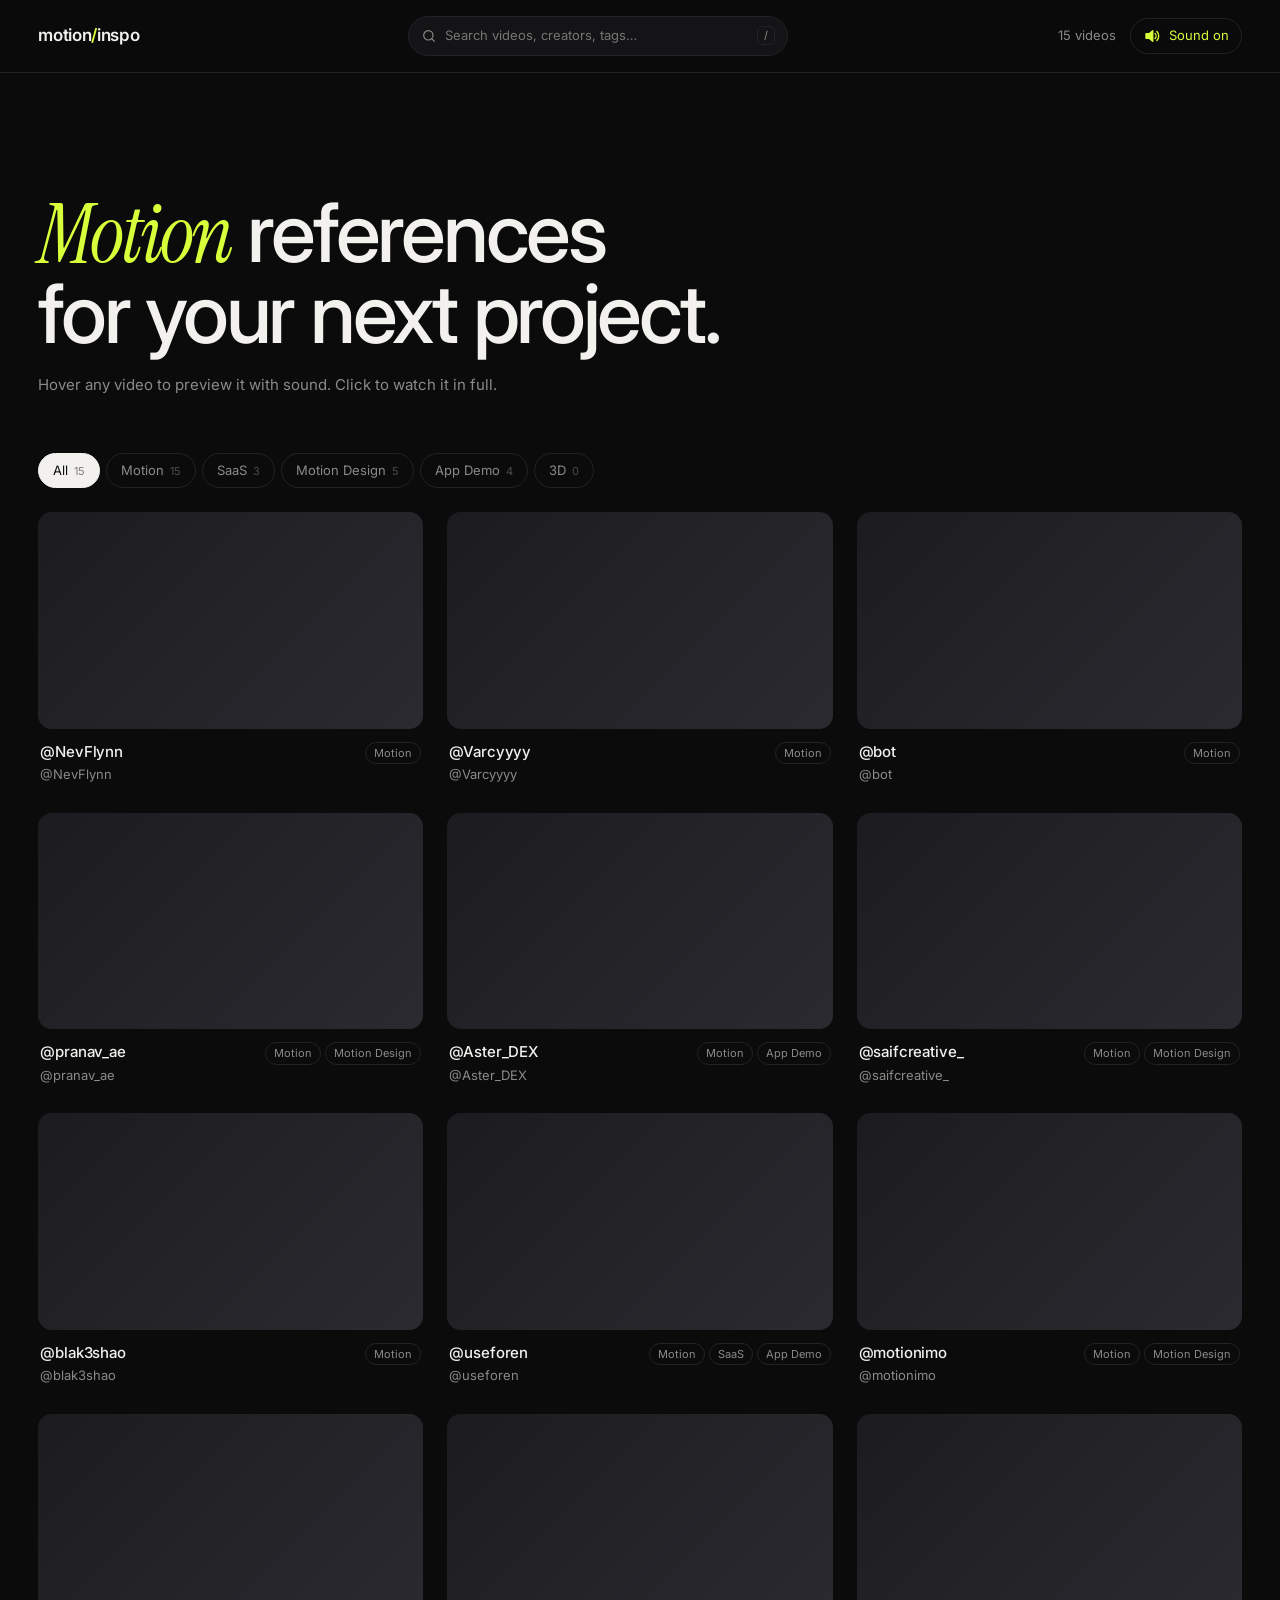
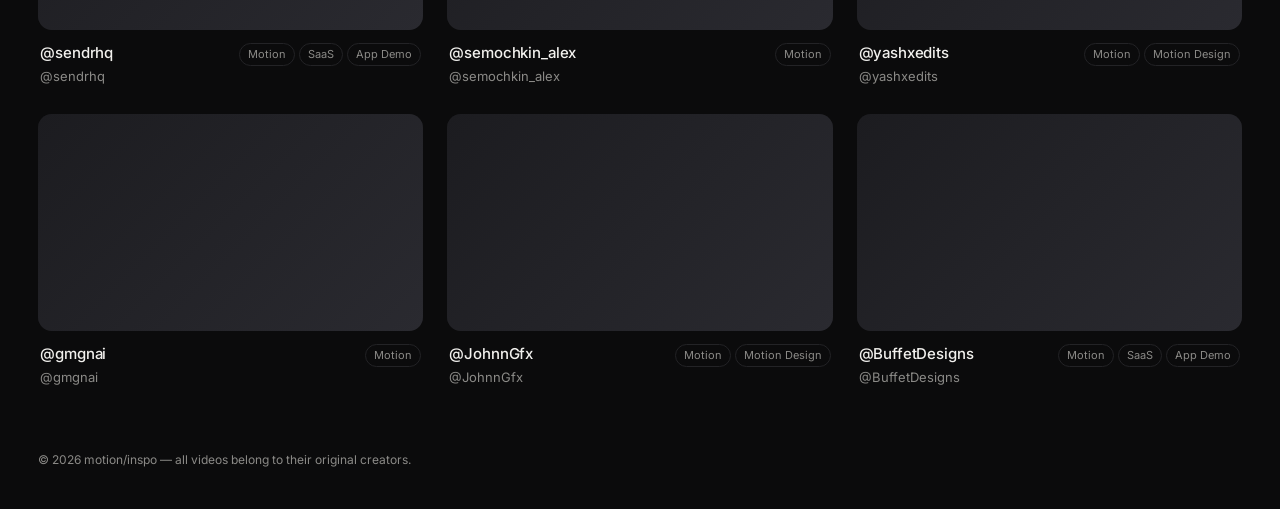
<file: index.html>
<!doctype html>
<html lang="en">
<head>
  <meta charset="utf-8">
  <meta name="viewport" content="width=device-width, initial-scale=1">
  <!-- X's video CDN may reject requests that carry another site's referrer -->
  <meta name="referrer" content="no-referrer">
  <title>Motion Inspiration</title>
  <meta name="description" content="A curated collection of motion design, SaaS, app demo and 3D video inspiration.">
  <link rel="preconnect" href="https://fonts.googleapis.com">
  <link href="https://fonts.googleapis.com/css2?family=Inter:wght@400;500;600&family=Instrument+Serif:ital@0;1&display=swap" rel="stylesheet">
  <link rel="stylesheet" href="assets/style.css">
</head>
<body>
  <header class="nav">
    <a href="index.html" class="logo">motion<span>/</span>inspo</a>
    <form class="nav-search" action="index.html" role="search">
      <svg viewBox="0 0 24 24"><circle cx="11" cy="11" r="7"/><path d="M20 20l-4-4"/></svg>
      <input type="search" id="search" name="q" placeholder="Search videos, creators, tags…" autocomplete="off">
      <kbd>/</kbd>
    </form>
    <div class="nav-right">
      <span class="count" id="count"></span>
      <button class="sound-toggle" id="soundToggle" aria-label="Toggle sound">
        <svg viewBox="0 0 24 24"><path d="M4 9v6h4l5 4V5L8 9H4z"/><path class="w" d="M16 8.5a5 5 0 0 1 0 7M18.5 6a8.5 8.5 0 0 1 0 12"/><path class="x" d="M16 9l6 6M22 9l-6 6"/></svg>
        <span class="lbl"></span>
      </button>
    </div>
  </header>

  <main>
    <section class="hero">
      <h1><em>Motion</em> references<br>for your next project.</h1>
      <p>Hover any video to preview it with sound. Click to watch it in full.</p>
    </section>

    <section class="toolbar">
      <div class="filters" id="filters"></div>
    </section>

    <section class="grid" id="grid"></section>
    <p class="empty" id="empty" hidden>No videos found.</p>
  </main>

  <footer class="foot">© <span id="yr"></span> motion/inspo — all videos belong to their original creators.</footer>

  <script src="data.js"></script>
  <script src="assets/media.js"></script>
  <script src="assets/grid.js"></script>
  <script src="assets/ui.js"></script>
  <script>
    const all = window.VIDEOS;
    const grid = document.getElementById("grid");
    const filters = document.getElementById("filters");
    const search = document.getElementById("search");
    const empty = document.getElementById("empty");
    const cats = () => ["All", ...new Set([...(window.CATEGORIES || []), ...all.flatMap(v => v.tags || [])])];
    let active = new URLSearchParams(location.search).get("cat") || "All";

    function drawFilters() {
      filters.innerHTML = cats().map(t => {
        const n = t === "All" ? all.length : all.filter(v => (v.tags || []).includes(t)).length;
        return `<button data-t="${t}" class="${t === active ? "on" : ""}">${t} <small>${n}</small></button>`;
      }).join("");
    }
    drawFilters();
    filters.addEventListener("click", e => {
      const b = e.target.closest("button"); if (!b) return;
      active = b.dataset.t;
      filters.querySelectorAll("button").forEach(x => x.classList.toggle("on", x === b));
      const u = new URLSearchParams(location.search);
      active === "All" ? u.delete("cat") : u.set("cat", active);
      history.replaceState(null, "", location.pathname + (u.toString() ? "?" + u : ""));
      draw();
    });
    // Lepas data tweet sampai, kategori auto mungkin bertambah -> kemas kini kiraan & grid
    Promise.all(all.map(Media.resolve)).then(() => { drawFilters(); if (active !== "All" || search.value) draw(); });
    search.value = new URLSearchParams(location.search).get("q") || "";
    search.addEventListener("input", () => {
      const u = new URLSearchParams(location.search);
      search.value ? u.set("q", search.value) : u.delete("q");
      history.replaceState(null, "", location.pathname + (u.toString() ? "?" + u : ""));
      draw();
    });
    search.form.addEventListener("submit", e => { e.preventDefault(); document.getElementById("grid").scrollIntoView({ behavior: "smooth" }); });

    function draw() {
      const q = search.value.trim().toLowerCase();
      const list = all.filter(v =>
        (active === "All" || (v.tags || []).includes(active)) &&
        (!q || [v.title, v.creator, v.desc, ...(v.tags || [])].join(" ").toLowerCase().includes(q)));
      Grid.render(grid, list);
      empty.hidden = list.length > 0;
      document.getElementById("count").textContent = list.length + (list.length === 1 ? " video" : " videos");
    }
    draw();

  </script>
</body>
</html>
</file>
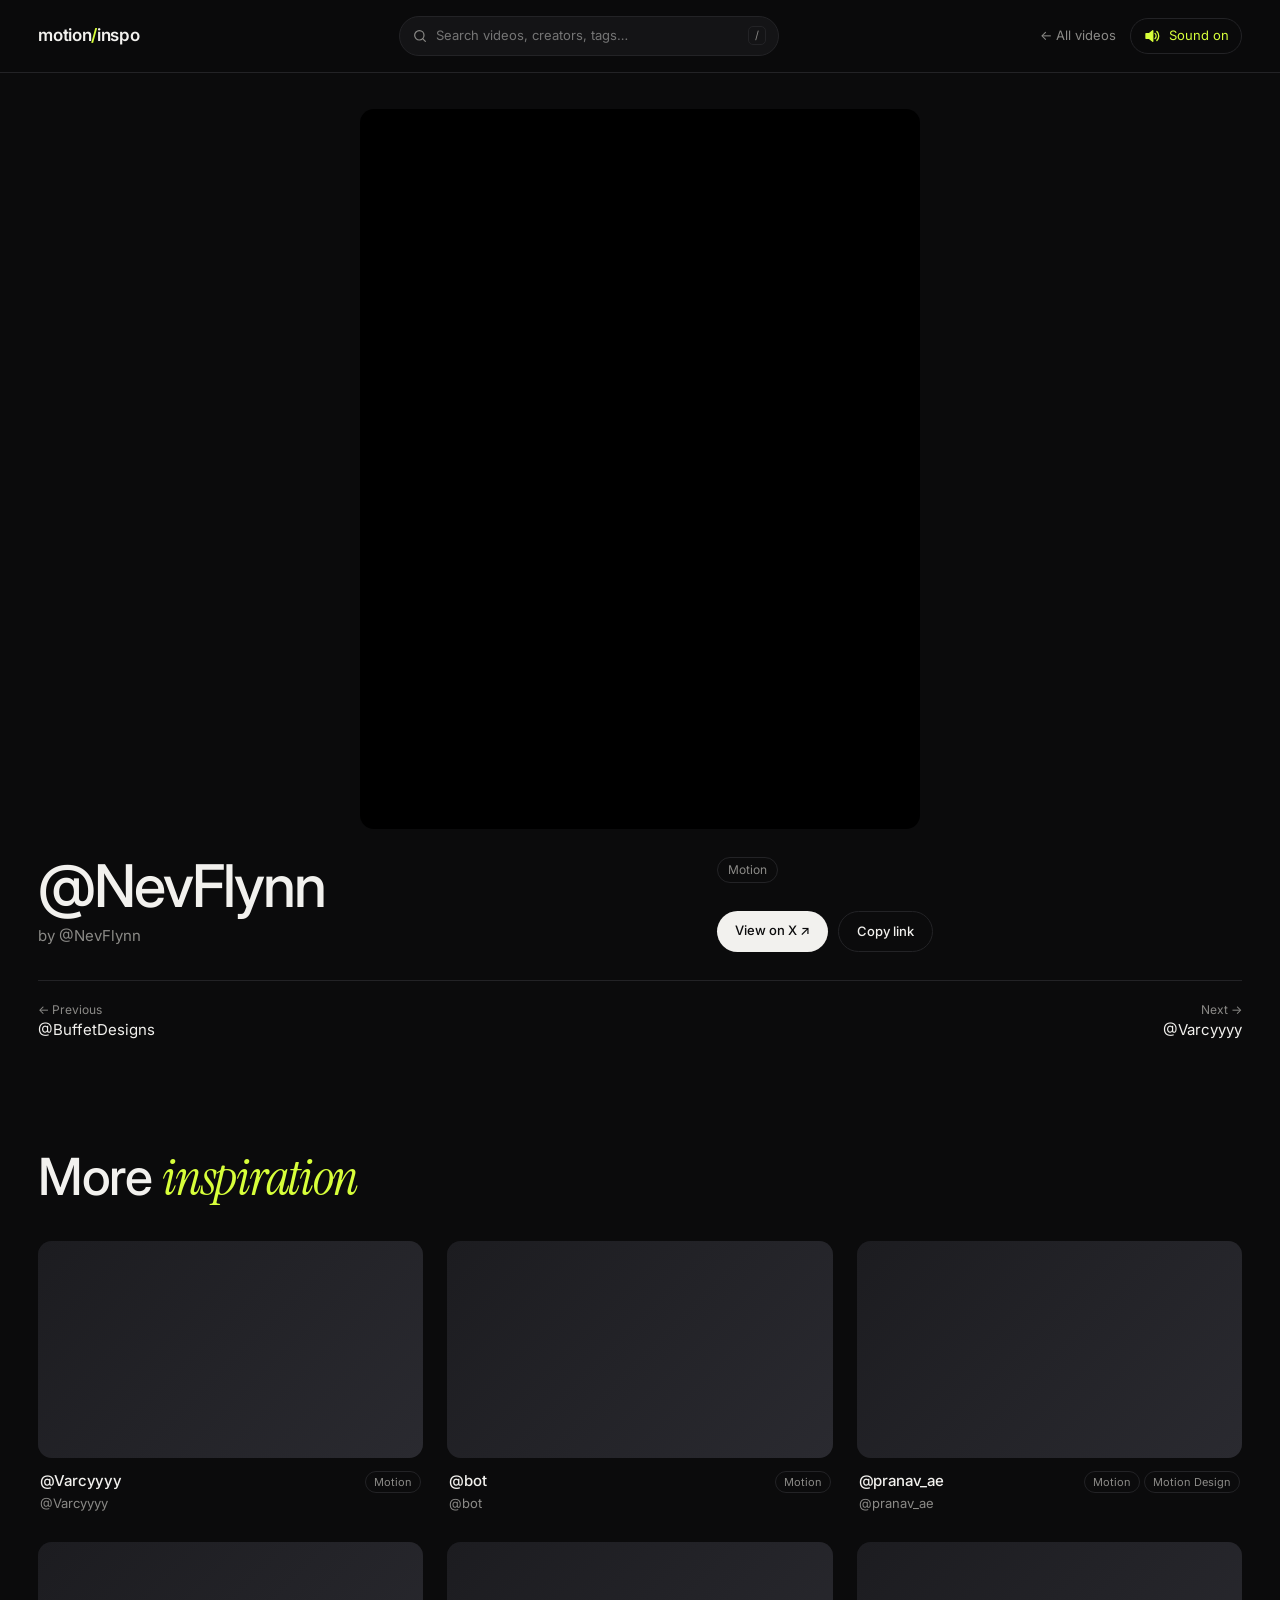
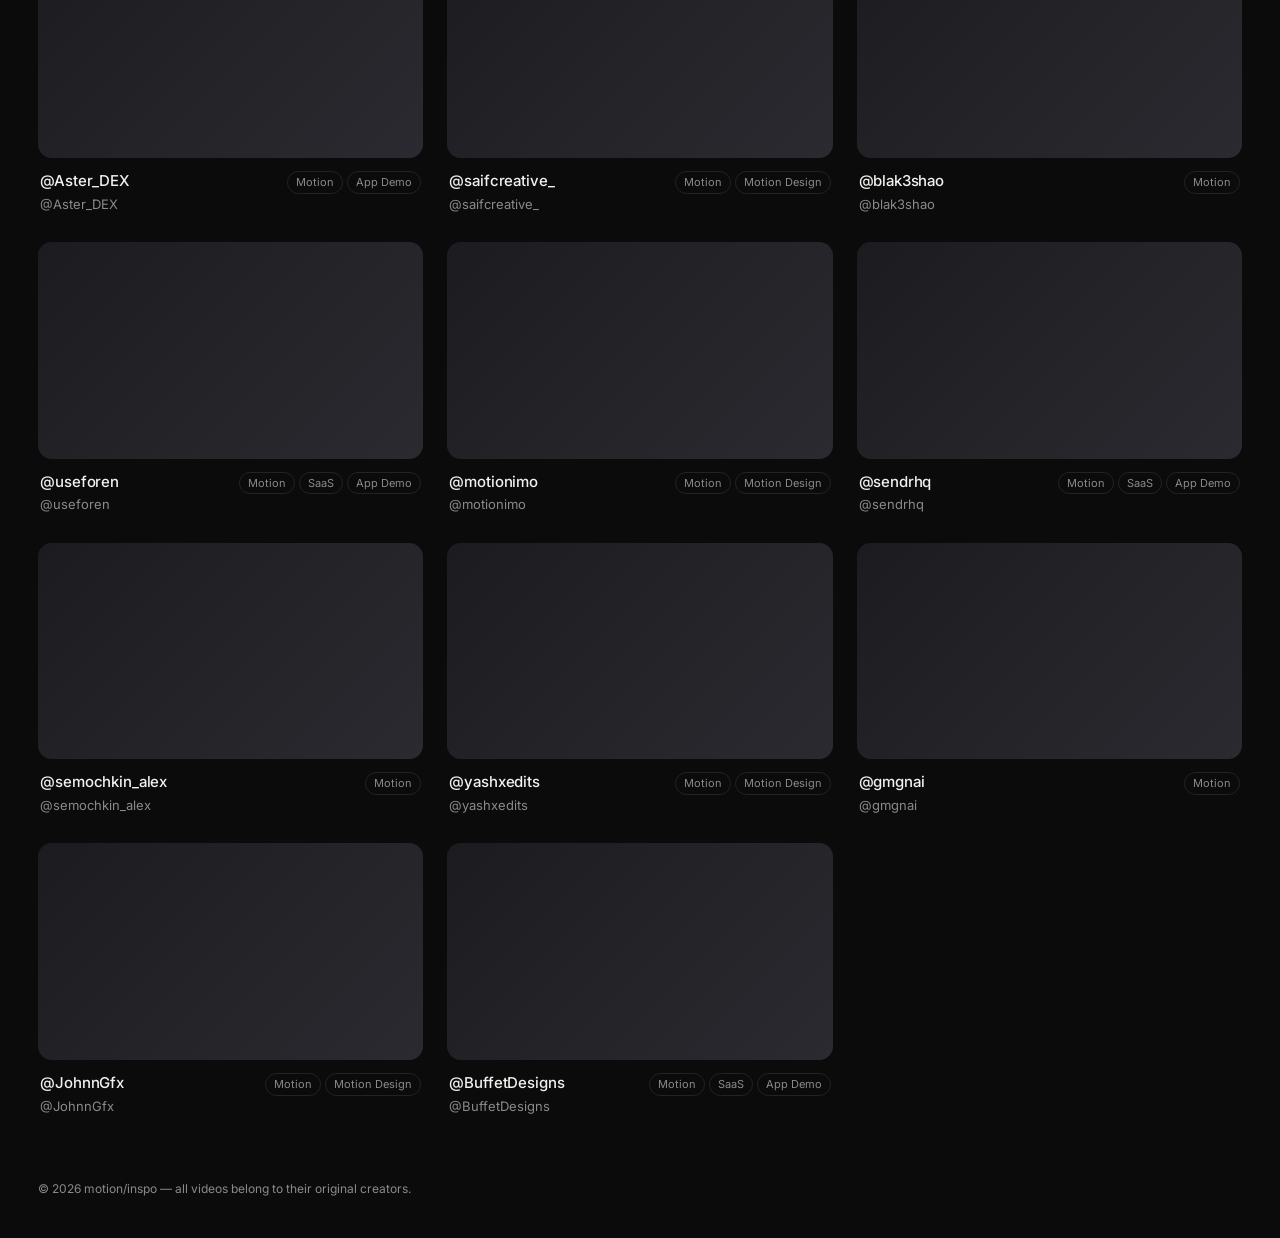
<file: video.html>
<!doctype html>
<html lang="en">
<head>
  <meta charset="utf-8">
  <meta name="viewport" content="width=device-width, initial-scale=1">
  <!-- X's video CDN may reject requests that carry another site's referrer -->
  <meta name="referrer" content="no-referrer">
  <title>Video — Motion Inspiration</title>
  <link rel="preconnect" href="https://fonts.googleapis.com">
  <link href="https://fonts.googleapis.com/css2?family=Inter:wght@400;500;600&family=Instrument+Serif:ital@0;1&display=swap" rel="stylesheet">
  <link rel="stylesheet" href="assets/style.css">
</head>
<body class="detail">
  <header class="nav">
    <a href="index.html" class="logo">motion<span>/</span>inspo</a>
    <form class="nav-search" action="index.html" role="search">
      <svg viewBox="0 0 24 24"><circle cx="11" cy="11" r="7"/><path d="M20 20l-4-4"/></svg>
      <input type="search" id="search" name="q" placeholder="Search videos, creators, tags…" autocomplete="off">
      <kbd>/</kbd>
    </form>
    <div class="nav-right">
      <a href="index.html" class="back">← All videos</a>
      <button class="sound-toggle" id="soundToggle" aria-label="Toggle sound">
        <svg viewBox="0 0 24 24"><path d="M4 9v6h4l5 4V5L8 9H4z"/><path class="w" d="M16 8.5a5 5 0 0 1 0 7M18.5 6a8.5 8.5 0 0 1 0 12"/><path class="x" d="M16 9l6 6M22 9l-6 6"/></svg>
        <span class="lbl"></span>
      </button>
    </div>
  </header>

  <main>
    <section class="player-wrap">
      <div class="player" id="player"></div>
      <div class="info">
        <div>
          <h1 id="title"></h1>
          <p class="creator" id="creator"></p>
        </div>
        <div class="info-side">
          <div class="tags" id="tags"></div>
          <p class="desc" id="desc"></p>
          <div class="actions">
            <a id="orig" class="btn" target="_blank" rel="noopener" hidden>View source ↗</a>
            <button id="copy" class="btn ghost">Copy link</button>
          </div>
        </div>
      </div>
      <nav class="pager">
        <a id="prev" class="pg"></a>
        <a id="next" class="pg right"></a>
      </nav>
    </section>

    <section class="more">
      <h2>More <em>inspiration</em></h2>
      <div class="grid" id="grid"></div>
    </section>
  </main>

  <footer class="foot">© <span id="yr"></span> motion/inspo — all videos belong to their original creators.</footer>

  <script src="data.js"></script>
  <script src="assets/media.js"></script>
  <script src="assets/grid.js"></script>
  <script src="assets/ui.js"></script>
  <script>
    const all = window.VIDEOS;
    const id = new URLSearchParams(location.search).get("id");
    const v = Media.byId(id) || all[0];
    const idx = all.indexOf(v);
    const player = document.getElementById("player");
    player.classList.add("loading");
    Media.resolve(v).then(build);

    function build() {
    player.classList.remove("loading");
    document.title = v.title + " — Motion Inspiration";
    const sound = Media.soundOn();
    const k = Media.kind(v);
    if (k === "file") {
      const el = document.createElement("video");
      el.src = Media.fileSrc(v); el.controls = true; el.autoplay = true; el.playsInline = true; el.loop = true;
      el.dataset.main = 1; el.muted = !sound;
      if (Media.poster(v)) el.poster = Media.poster(v);
      player.appendChild(el);
      el.play().catch(() => { el.muted = true; el.play().catch(() => {}); });
      // If the video file fails to load (e.g. blocked by X), fall back to the tweet embed
      el.addEventListener("error", () => { if (v.xid) { el.remove(); v.mp4 = null; embed(); } });
    } else {
      embed();
    }
    function embed() {
      // YouTube / Vimeo, or the tweet itself when its video file can't be loaded
      if (v.xid) player.classList.add("tweet");
      const f = document.createElement("iframe");
      f.allow = "autoplay; encrypted-media; picture-in-picture; fullscreen";
      f.allowFullscreen = true;
      f.src = Media.embedUrl(v, { muted: !sound });
      player.appendChild(f);
    }

    document.getElementById("title").textContent = v.title;
    document.getElementById("creator").textContent = v.creator ? "by " + v.creator : "";
    document.getElementById("desc").textContent = v.desc || "";
    document.getElementById("tags").innerHTML = (v.tags || []).map(t => `<a href="index.html?cat=${encodeURIComponent(t)}">${t}</a>`).join("");
    const orig = document.getElementById("orig");
    const source = v.link || (k !== "file" ? v.src : "");
    if (source) { orig.href = source; orig.hidden = false; orig.textContent = v.xid ? "View on X ↗" : "View source ↗"; }
    hookPause();
    }
    document.getElementById("copy").onclick = e => {
      navigator.clipboard?.writeText(location.href);
      e.target.textContent = "Copied ✓"; setTimeout(() => (e.target.textContent = "Copy link"), 1500);
    };

    // Prev / next
    const prev = all[(idx - 1 + all.length) % all.length], next = all[(idx + 1) % all.length];
    const P = document.getElementById("prev"), N = document.getElementById("next");
    const pgLabel = () => {
      P.href = "video.html?id=" + prev.id; P.innerHTML = `<small>← Previous</small>${prev.title}`;
      N.href = "video.html?id=" + next.id; N.innerHTML = `<small>Next →</small>${next.title}`;
    };
    pgLabel(); Media.resolve(prev).then(pgLabel); Media.resolve(next).then(pgLabel);

    // Inspirasi lain: tag sama dulu, kemudian yang lain
    const share = o => (o.tags || []).filter(t => (v.tags || []).includes(t)).length;
    const others = all.filter(o => o !== v).sort((a, b) => share(b) - share(a));
    Grid.render(document.getElementById("grid"), others);

    // Hover video lain -> pause video utama supaya bunyi tak bertindih
    function hookPause() {
    const main = player.querySelector("video");
    if (main) {
      let wasPlaying = false;
      document.getElementById("grid").addEventListener("mouseover", e => {
        if (e.target.closest(".card") && !main.paused) { wasPlaying = true; main.pause(); }
      });
      document.getElementById("grid").addEventListener("mouseleave", () => {
        if (wasPlaying) { main.play().catch(() => {}); wasPlaying = false; }
      });
    }
    }
  </script>
</body>
</html>
</file>
<file: assets/style.css>
:root {
  --bg: #0b0b0c;
  --bg2: #141416;
  --line: #232326;
  --fg: #f2f1ee;
  --mute: #8b8a87;
  --acc: #d7ff3a;
  --r: 14px;
  --gut: clamp(16px, 3vw, 40px);
}
* { box-sizing: border-box; margin: 0; padding: 0; }
html { -webkit-text-size-adjust: 100%; }
body {
  background: var(--bg); color: var(--fg);
  font: 15px/1.5 Inter, system-ui, sans-serif;
  -webkit-font-smoothing: antialiased; overflow-x: hidden;
}
a { color: inherit; text-decoration: none; }
button { font: inherit; color: inherit; background: none; border: 0; cursor: pointer; }
em { font-family: "Instrument Serif", serif; font-style: italic; font-weight: 400; }
svg { width: 18px; height: 18px; fill: none; stroke: currentColor; stroke-width: 1.8; stroke-linecap: round; stroke-linejoin: round; }
svg path:first-child { fill: currentColor; }

/* Nav */
.nav {
  position: sticky; top: 0; z-index: 50;
  display: flex; align-items: center; justify-content: space-between;
  padding: 16px var(--gut);
  background: color-mix(in srgb, var(--bg) 78%, transparent);
  backdrop-filter: blur(14px); -webkit-backdrop-filter: blur(14px);
  border-bottom: 1px solid var(--line);
}
.logo { font-weight: 600; letter-spacing: -.02em; font-size: 17px; }
.logo span { color: var(--acc); }
.nav-right { display: flex; gap: 14px; align-items: center; }
.count, .back { color: var(--mute); font-size: 13px; }
.back:hover { color: var(--fg); }
.sound-toggle {
  display: flex; gap: 8px; align-items: center; font-size: 13px;
  padding: 7px 12px; border: 1px solid var(--line); border-radius: 99px; transition: .2s;
}
.sound-toggle:hover { border-color: var(--mute); }
.sound-toggle .x { display: none; }
.sound-toggle.off .w { display: none; }
.sound-toggle.off .x { display: block; }
.sound-toggle:not(.off) { color: var(--acc); }


/* Hero */
main { padding: 0 var(--gut); }
.hero { padding: clamp(48px, 10vw, 120px) 0 clamp(28px, 5vw, 56px); max-width: 1100px; }
.hero h1 { font-size: clamp(36px, 6.4vw, 92px); line-height: .98; letter-spacing: -.04em; font-weight: 500; }
.hero h1 em { color: var(--acc); }
.hero p { margin-top: 20px; color: var(--mute); max-width: 460px; }

/* Toolbar */
.toolbar { display: flex; gap: 12px; justify-content: flex-start; align-items: center; flex-wrap: wrap; margin-bottom: 24px; }
.filters { display: flex; gap: 6px; flex-wrap: wrap; }
.filters button {
  padding: 7px 14px; border-radius: 99px; border: 1px solid var(--line); font-size: 13px; color: var(--mute); transition: .2s;
}
.filters button:hover { color: var(--fg); border-color: var(--mute); }
.filters button.on { background: var(--fg); color: var(--bg); border-color: var(--fg); }

/* Grid */
.grid { display: grid; gap: clamp(14px, 2vw, 24px); grid-template-columns: repeat(auto-fill, minmax(min(320px, 100%), 1fr)); }
.card { display: block; opacity: 0; transform: translateY(18px); }
.grid.in .card { animation: rise .7s cubic-bezier(.2,.7,.2,1) forwards; animation-delay: var(--d); }
@keyframes rise { to { opacity: 1; transform: none; } }

.thumb {
  position: relative; aspect-ratio: 16/9; border-radius: var(--r); overflow: hidden; background: var(--bg2);
  transition: transform .5s cubic-bezier(.2,.7,.2,1), border-radius .5s;
}
.thumb img, .noposter { position: absolute; inset: 0; width: 100%; height: 100%; object-fit: cover; transition: transform 1.2s cubic-bezier(.2,.7,.2,1), opacity .4s; }
.noposter { background: linear-gradient(135deg, #1c1c20, #2a2a30); }
.media { position: absolute; inset: 0; opacity: 0; transition: opacity .35s; }
.media video, .media iframe { position: absolute; inset: 0; width: 100%; height: 100%; object-fit: cover; border: 0; pointer-events: none; }
.media iframe { width: 300%; height: 300%; left: -100%; top: -100%; transform: scale(.3334); } /* crop UI YouTube */
.card.ready .media { opacity: 1; }
.card:hover .thumb img { transform: scale(1.06); }
.card.playing .thumb { transform: scale(.985); }

.badge {
  position: absolute; top: 10px; right: 10px; width: 32px; height: 32px; border-radius: 50%;
  display: grid; place-items: center; background: rgba(0,0,0,.5); backdrop-filter: blur(6px);
  opacity: 0; transform: scale(.8); transition: .3s; color: var(--acc);
}
.card.playing .badge { opacity: 1; transform: none; }
.card.muted .badge { color: #fff; }
.card.muted .badge .w { opacity: .25; }
.card.ready:not(.muted) .badge .w { animation: pulse 1s infinite; }
@keyframes pulse { 50% { opacity: .35; } }
.progress { position: absolute; left: 0; right: 0; bottom: 0; height: 2px; background: rgba(255,255,255,.12); opacity: 0; transition: .3s; }
.progress i { display: block; height: 100%; width: 0; background: var(--acc); }
.card.playing .progress { opacity: 1; }

.meta { padding: 12px 2px 4px; display: grid; grid-template-columns: 1fr auto; gap: 2px 12px; align-items: baseline; }
.meta h3 { font-size: 15px; font-weight: 500; letter-spacing: -.01em; }
.meta p { color: var(--mute); font-size: 13px; grid-row: 2; }
.tags { display: flex; gap: 4px; flex-wrap: wrap; }
.meta .tags { grid-row: 1 / 3; grid-column: 2; justify-content: flex-end; }
.tags span { font-size: 11px; color: var(--mute); border: 1px solid var(--line); padding: 2px 8px; border-radius: 99px; }

.empty { color: var(--mute); padding: 60px 0; text-align: center; }
.foot { padding: 60px var(--gut) 40px; color: var(--mute); font-size: 12px; }

/* Detail page */
.player-wrap { padding-top: clamp(20px, 3vw, 36px); }
.player {
  position: relative; aspect-ratio: 16/9; max-height: 80vh; width: 100%; margin: 0 auto;
  border-radius: var(--r); overflow: hidden; background: #000;
  animation: zoomin .8s cubic-bezier(.2,.7,.2,1);
}
@keyframes zoomin { from { opacity: 0; transform: scale(.96); } }
.player video, .player iframe { position: absolute; inset: 0; width: 100%; height: 100%; border: 0; object-fit: contain; background: #000; }
.info { display: grid; grid-template-columns: 1.2fr 1fr; gap: 24px 48px; padding: 28px 0; border-bottom: 1px solid var(--line); }
.info h1 { font-size: clamp(30px, 4.6vw, 64px); line-height: 1; letter-spacing: -.035em; font-weight: 500; }
.creator { color: var(--mute); margin-top: 10px; }
.info-side { display: flex; flex-direction: column; gap: 14px; }
.desc { color: #c9c8c4; }
.actions { display: flex; gap: 10px; flex-wrap: wrap; }
.btn { padding: 10px 18px; border-radius: 99px; background: var(--fg); color: var(--bg); font-size: 13px; font-weight: 500; }
.btn.ghost { background: none; color: var(--fg); border: 1px solid var(--line); }
.btn.ghost:hover { border-color: var(--mute); }
.pager { display: flex; justify-content: space-between; gap: 16px; padding: 20px 0; }
.pg { display: flex; flex-direction: column; font-size: 15px; max-width: 45%; transition: color .2s; }
.pg small { color: var(--mute); font-size: 12px; }
.pg:hover { color: var(--acc); }
.pg.right { text-align: right; }
.more { padding-top: clamp(40px, 6vw, 80px); }
.more h2 { font-size: clamp(28px, 4vw, 52px); letter-spacing: -.03em; font-weight: 500; margin-bottom: 24px; }
.more h2 em { color: var(--acc); }

@media (max-width: 720px) {
  .info { grid-template-columns: 1fr; }
  .count { display: none; }
  .sound-toggle .lbl { display: none; }
}
@media (prefers-reduced-motion: reduce) {
  *, *::before, *::after { animation-duration: 1ms !important; transition-duration: 1ms !important; }
}

/* Loading state */
.thumb img { opacity: 0; }
.thumb img.on { opacity: 1; }
.card.loading .noposter, .player.loading {
  background: linear-gradient(100deg, #141416 30%, #1f1f23 50%, #141416 70%) 0 0 / 300% 100%;
  animation: shimmer 1.4s linear infinite;
}
@keyframes shimmer { to { background-position: -150% 0; } }
.player.tweet { aspect-ratio: auto; max-width: 560px; min-height: 400px; background: none; }
.player.tweet iframe { position: static; width: 100%; height: 720px; }
.desc { white-space: pre-line; }
.filters button small { opacity: .5; font-size: 11px; margin-left: 2px; }
.tags a { font-size: 12px; color: var(--mute); border: 1px solid var(--line); padding: 3px 10px; border-radius: 99px; transition: .2s; }
.tags a:hover { color: var(--acc); border-color: var(--acc); }

/* Sound hint toast */
.hint {
  position: fixed; left: 50%; bottom: 24px; z-index: 60; transform: translate(-50%, 20px);
  padding: 10px 18px; border-radius: 99px; background: var(--acc); color: #0b0b0c; font-size: 13px; font-weight: 500;
  opacity: 0; pointer-events: none; transition: .35s cubic-bezier(.2,.7,.2,1);
}
.hint.show { opacity: 1; transform: translate(-50%, 0); }
.card.noplay .thumb::after {
  content: "Preview unavailable — click to watch"; position: absolute; left: 10px; bottom: 10px;
  font-size: 11px; padding: 4px 10px; border-radius: 99px; background: rgba(0,0,0,.6); color: #fff;
}

/* Header search */
.nav { gap: 16px; }
.nav-search {
  flex: 0 1 380px; display: flex; align-items: center; gap: 8px; margin: 0 auto;
  background: var(--bg2); border: 1px solid var(--line); border-radius: 99px; padding: 0 12px; transition: border-color .2s;
}
.nav-search:focus-within { border-color: var(--mute); }
.nav-search svg { color: var(--mute); flex: none; width: 16px; height: 16px; }
.nav-search svg path:first-child { fill: none; }
.nav-search input {
  flex: 1; min-width: 0; background: none; border: 0; outline: none; color: var(--fg);
  font: inherit; font-size: 13px; padding: 9px 0;
}
.nav-search input::-webkit-search-cancel-button { filter: invert(1); opacity: .5; }
.nav-search kbd {
  font: 11px/1 Inter, sans-serif; color: var(--mute); border: 1px solid var(--line); border-radius: 5px; padding: 3px 6px;
}
.nav-search:focus-within kbd { display: none; }
@media (max-width: 720px) {
  .nav { flex-wrap: wrap; }
  .nav-search { order: 3; flex: 1 1 100%; }
  .nav-search kbd { display: none; }
  .back { display: none; }
}
</file>
